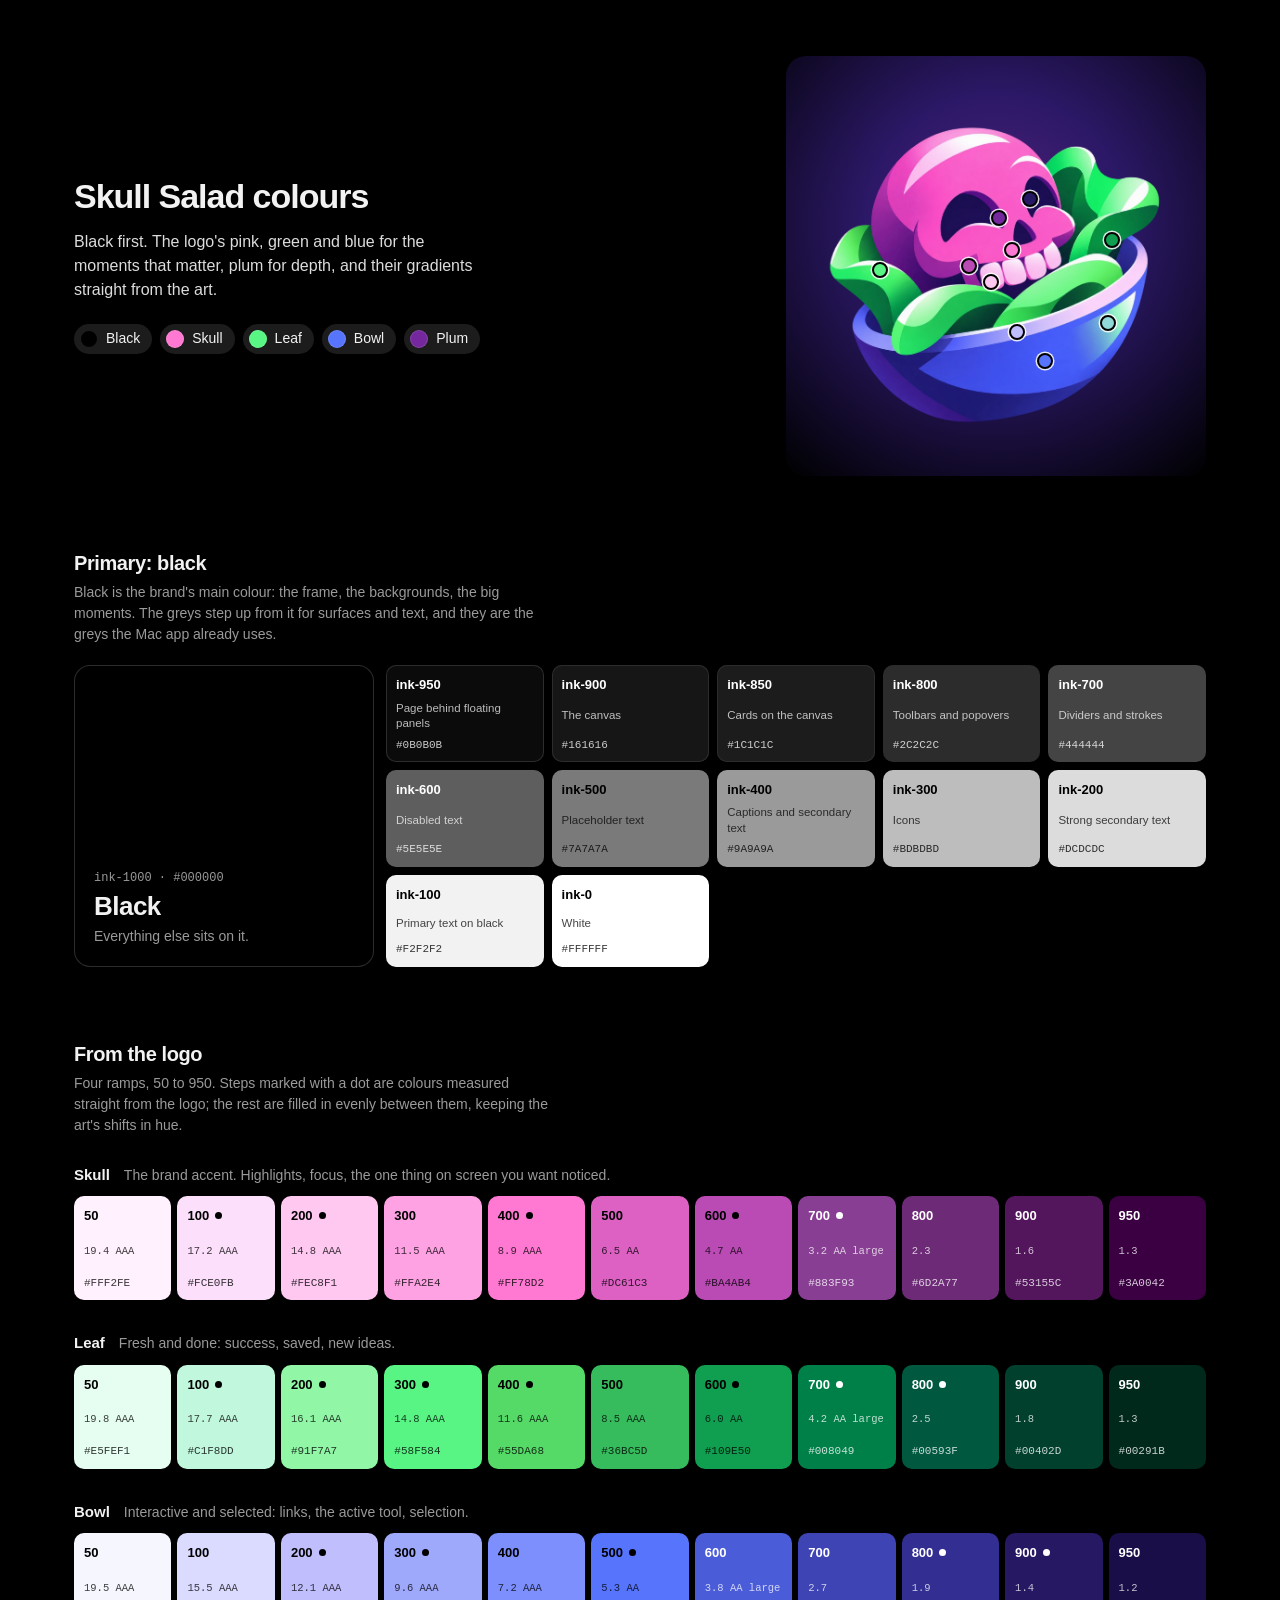
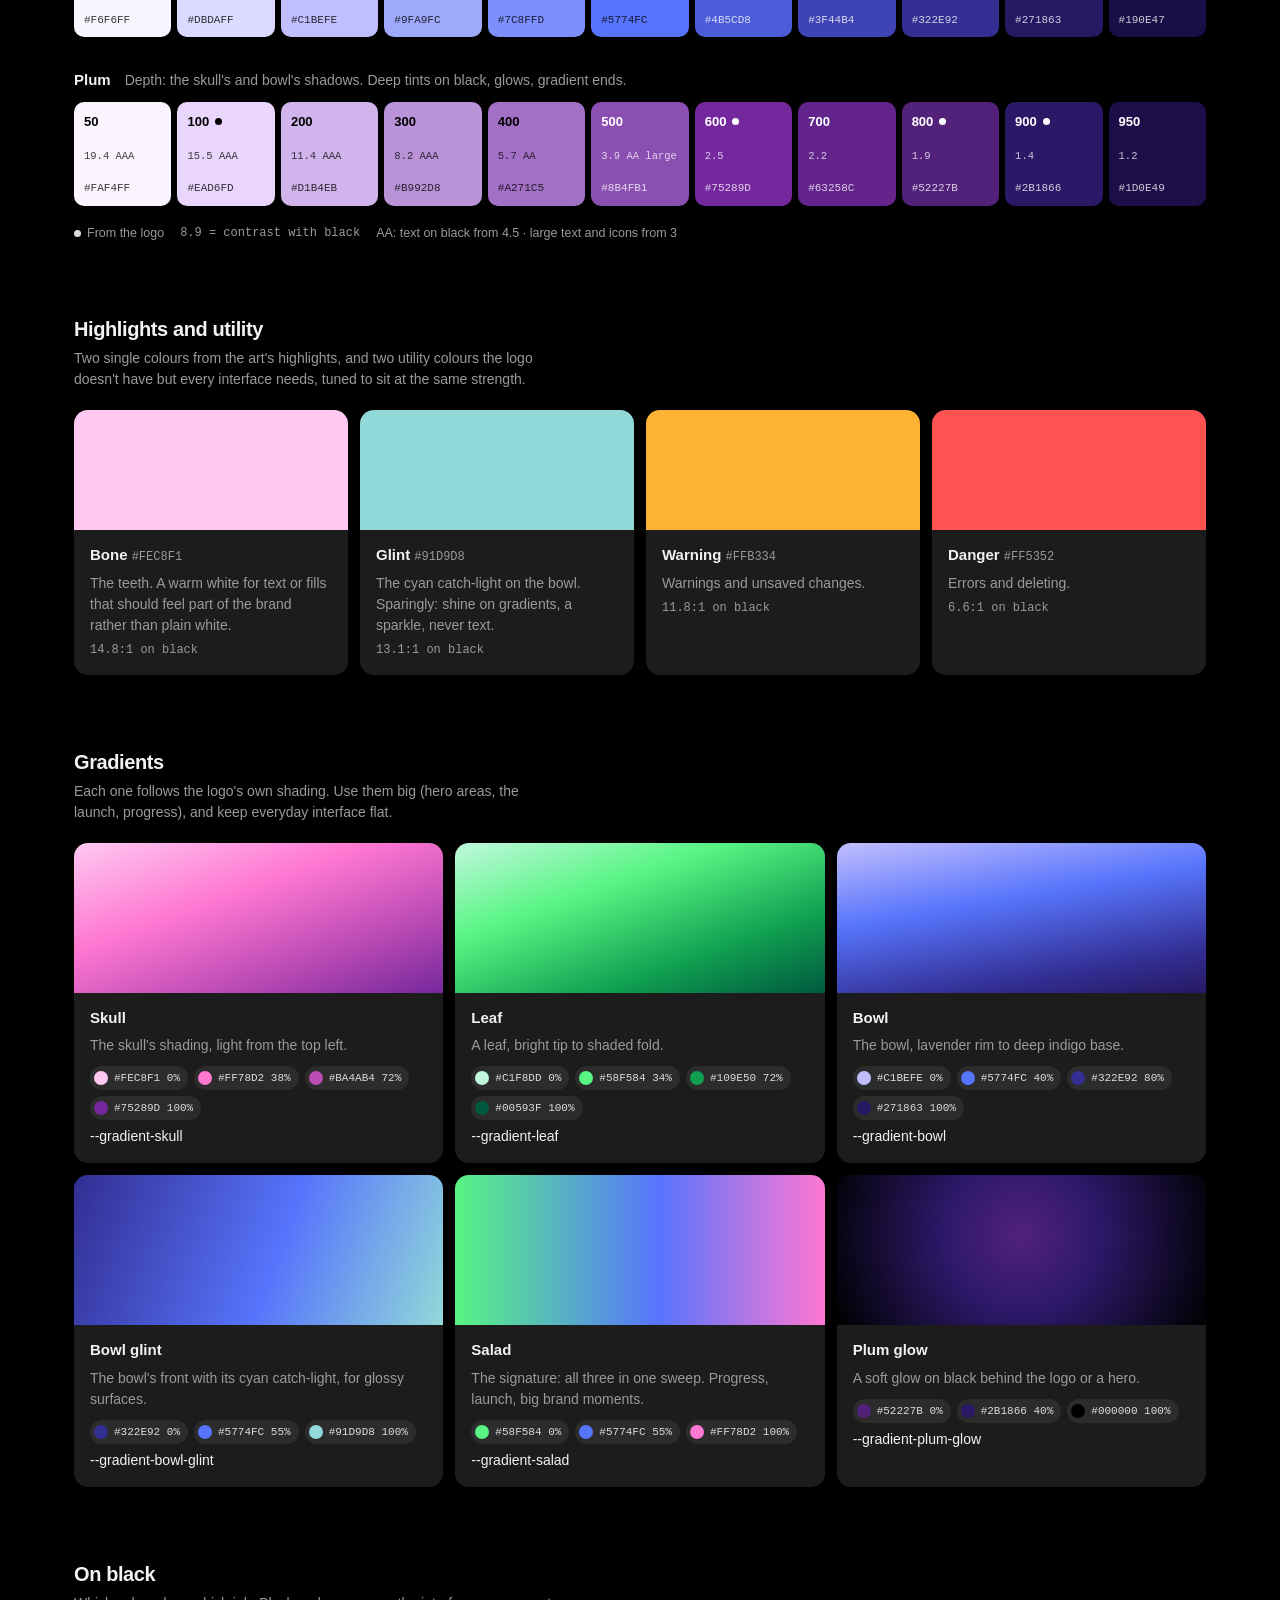
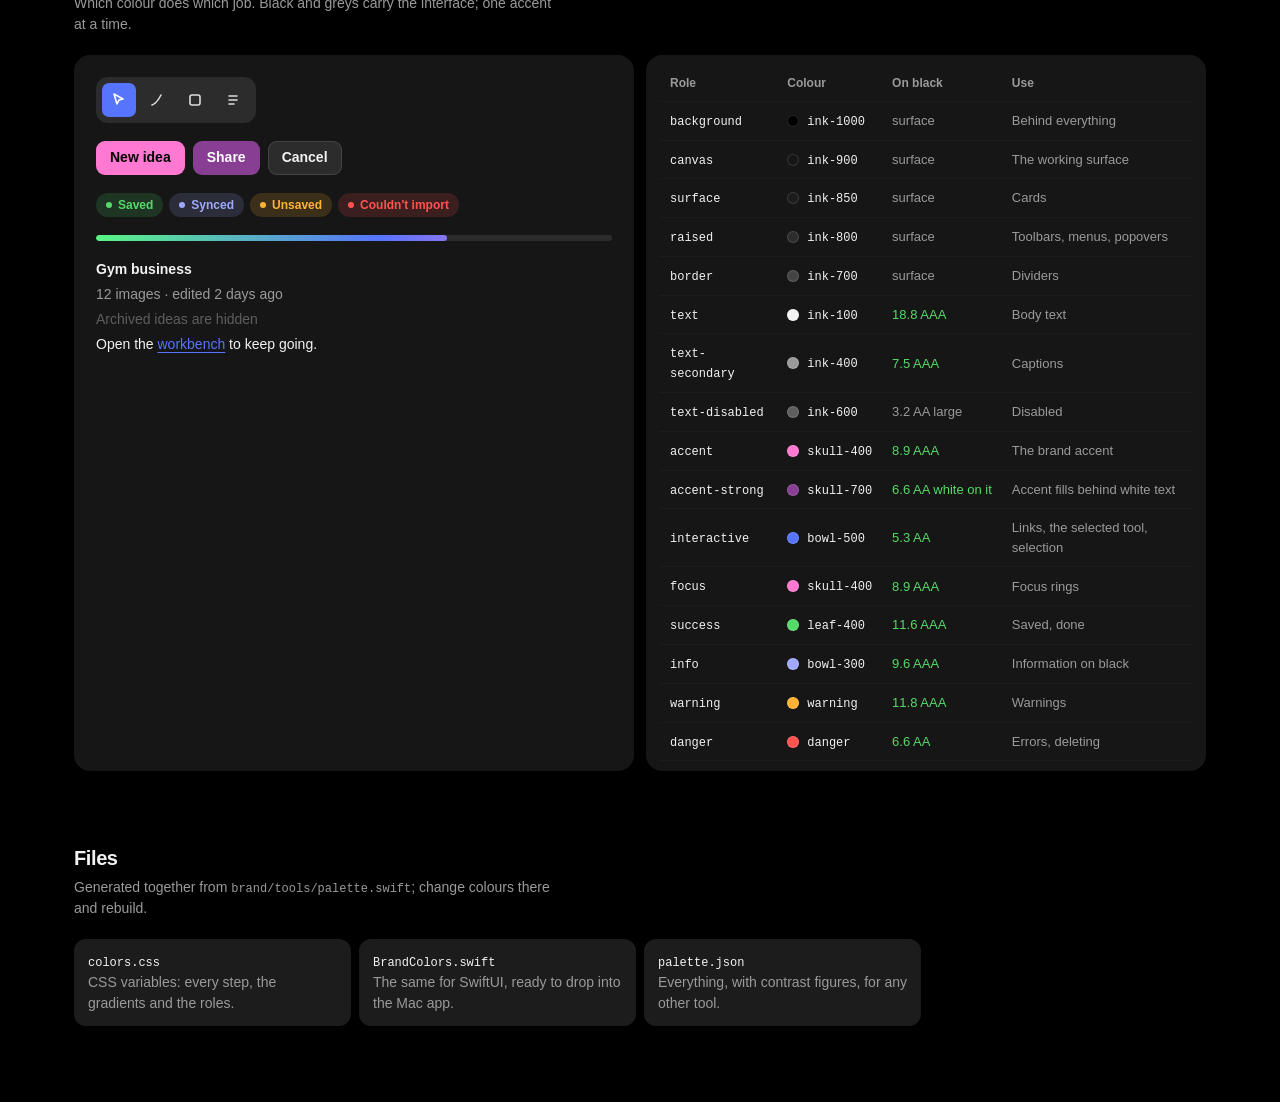
<file: brand/colors/index.html>
<!doctype html>
<html lang="en">
<head>
<meta charset="utf-8">
<meta name="viewport" content="width=device-width,initial-scale=1">
<title>Skull Salad Colours</title>
<link rel="stylesheet" href="colors.css">
<style>
  * { box-sizing: border-box; }
  html { background: var(--ink-1000); color-scheme: dark; }
  body { margin: 0; color: var(--color-text); font: 14px/1.5 -apple-system, BlinkMacSystemFont, "Helvetica Neue", sans-serif; -webkit-font-smoothing: antialiased; }
  main { max-width: 1180px; margin: 0 auto; padding: 56px 24px 80px; }
  h1 { margin: 0; font-size: 34px; line-height: 1.1; font-weight: 700; letter-spacing: -.03em; }
  h2 { margin: 0 0 4px; font-size: 20px; font-weight: 650; letter-spacing: -.02em; }
  h3 { margin: 0; font-size: 15px; font-weight: 600; }
  p { margin: 0; }
  .muted { color: var(--color-text-secondary); }
  section { margin-top: 72px; }
  section > .muted { margin-bottom: 20px; max-width: 62ch; }
  code, .mono { font: 12px/1.4 ui-monospace, SFMono-Regular, Menlo, monospace; }

  .hero { display: grid; grid-template-columns: 1fr minmax(260px, 420px); gap: 40px; align-items: center; }
  .hero p.lede { margin-top: 14px; font-size: 16px; color: var(--ink-200); max-width: 46ch; }
  .chips { display: flex; flex-wrap: wrap; gap: 8px; margin-top: 22px; }
  .chip { display: inline-flex; align-items: center; gap: 8px; height: 30px; padding: 0 12px 0 6px; border-radius: 99px; background: var(--ink-850); font-weight: 500; }
  .chip i { width: 18px; height: 18px; border-radius: 50%; box-shadow: inset 0 0 0 1px rgb(255 255 255 / .12); }
  .logo { position: relative; aspect-ratio: 1; border-radius: 20px; background: var(--gradient-plum-glow); }
  .logo img { position: absolute; inset: 6%; width: 88%; height: 88%; }
  .pin { position: absolute; width: 16px; height: 16px; margin: -8px 0 0 -8px; border-radius: 50%; border: 2px solid #000; box-shadow: 0 0 0 1.5px rgb(255 255 255 / .85); cursor: pointer; padding: 0; transition: transform 160ms cubic-bezier(.23,1,.32,1); }
  .pin:active { transform: scale(.9); }
  .pin span { position: absolute; left: 50%; bottom: calc(100% + 8px); transform: translateX(-50%); white-space: nowrap; padding: 3px 7px; border-radius: 6px; background: rgb(0 0 0 / .82);
    color: #fff; font: 11px/1.3 ui-monospace, SFMono-Regular, Menlo, monospace; opacity: 0; pointer-events: none; transition: opacity 150ms ease; }
  @media (hover: hover) and (pointer: fine) { .pin:hover span { opacity: 1; } }
  .pin:focus-visible span { opacity: 1; }

  .black { display: grid; grid-template-columns: minmax(220px, 300px) 1fr; gap: 12px; }
  .black .primary { border-radius: 16px; background: #000; box-shadow: inset 0 0 0 1px var(--ink-800); padding: 20px; display: flex; flex-direction: column; justify-content: flex-end; min-height: 300px; }
  .black .primary b { font-size: 26px; letter-spacing: -.02em; }
  .greys { display: grid; grid-template-columns: repeat(auto-fill, minmax(150px, 1fr)); gap: 8px; }

  .swatch { position: relative; display: flex; flex-direction: column; justify-content: space-between; gap: 6px; min-height: 92px; padding: 10px; border: 0; border-radius: 10px;
    text-align: left; font: inherit; cursor: pointer; transition: transform 160ms cubic-bezier(.23,1,.32,1); }
  .swatch:active { transform: scale(.97); }
  .swatch:focus-visible { outline: 2px solid var(--color-focus); outline-offset: 2px; }
  .swatch .top { display: flex; justify-content: space-between; align-items: baseline; gap: 6px; font-weight: 600; font-size: 13px; }
  .swatch .hex { font: 11px/1.3 ui-monospace, SFMono-Regular, Menlo, monospace; opacity: .78; }
  .swatch .use { font-size: 11.5px; line-height: 1.35; opacity: .72; }
  .swatch .logo-dot { width: 7px; height: 7px; border-radius: 50%; background: currentColor; flex: none; align-self: center; }
  .edge { box-shadow: inset 0 0 0 1px var(--ink-800); }

  .ramp { margin-top: 28px; }
  .ramp header { display: flex; flex-wrap: wrap; align-items: baseline; gap: 4px 14px; margin-bottom: 10px; }
  .row { display: grid; grid-template-columns: repeat(11, minmax(64px, 1fr)); gap: 6px; overflow-x: auto; padding-bottom: 4px; }
  .row .swatch { min-height: 104px; }
  .ratio { font: 10.5px/1 ui-monospace, SFMono-Regular, Menlo, monospace; opacity: .75; }
  .legend { display: flex; flex-wrap: wrap; gap: 16px; margin-top: 14px; color: var(--color-text-secondary); font-size: 12.5px; }
  .legend span { display: inline-flex; align-items: center; gap: 6px; }
  .legend .logo-dot { width: 7px; height: 7px; border-radius: 50%; background: var(--ink-200); }

  .cards { display: grid; grid-template-columns: repeat(auto-fill, minmax(260px, 1fr)); gap: 12px; }
  .card { border-radius: 14px; background: var(--color-surface); overflow: hidden; }
  .card .body { padding: 14px 16px 16px; display: grid; gap: 6px; }
  .card .fill { height: 120px; }
  .grads { grid-template-columns: repeat(auto-fill, minmax(340px, 1fr)); }
  .grads .fill { height: 150px; }
  .stops { display: flex; flex-wrap: wrap; gap: 6px; margin-top: 4px; }
  .stops button { display: inline-flex; align-items: center; gap: 6px; height: 24px; padding: 0 8px 0 4px; border: 0; border-radius: 99px; background: var(--ink-800); color: var(--ink-200);
    font: 11px ui-monospace, SFMono-Regular, Menlo, monospace; cursor: pointer; }
  .stops i { width: 14px; height: 14px; border-radius: 50%; }
  .css { color: var(--ink-400); word-break: break-word; }

  .demo { display: grid; grid-template-columns: minmax(300px, 1fr) minmax(300px, 1fr); gap: 12px; }
  .panel { border-radius: 16px; background: var(--color-canvas); padding: 22px; display: grid; gap: 18px; align-content: start; }
  .bar { display: flex; gap: 4px; padding: 6px; width: max-content; border-radius: 12px; background: var(--color-raised); }
  .tool { width: 34px; height: 34px; border-radius: 7px; display: grid; place-items: center; color: var(--ink-200); }
  .tool.on { background: var(--color-interactive); color: #fff; }
  .tool svg { width: 16px; height: 16px; }
  .buttons { display: flex; flex-wrap: wrap; gap: 8px; }
  .btn { height: 34px; padding: 0 14px; border: 0; border-radius: 9px; font: inherit; font-weight: 600; cursor: pointer; transition: transform 160ms cubic-bezier(.23,1,.32,1); }
  .btn:active { transform: scale(.97); }
  .btn.accent { background: var(--color-accent); color: #000; }
  .btn.strong { background: var(--color-accent-strong); color: #fff; }
  .btn.quiet { background: var(--color-raised); color: var(--color-text); box-shadow: inset 0 0 0 1px var(--color-border); }
  .btn:focus-visible { outline: 2px solid var(--color-focus); outline-offset: 2px; }
  .tags { display: flex; flex-wrap: wrap; gap: 6px; }
  .tag { display: inline-flex; align-items: center; gap: 6px; height: 24px; padding: 0 10px; border-radius: 99px; font-size: 12px; font-weight: 600;
    background: color-mix(in srgb, var(--c) 16%, transparent); color: var(--c); }
  .tag::before { content: ""; width: 6px; height: 6px; border-radius: 50%; background: var(--c); }
  .progress { height: 6px; border-radius: 99px; background: var(--ink-800); overflow: hidden; }
  .progress i { display: block; height: 100%; width: 68%; border-radius: inherit; background: var(--gradient-salad); background-size: calc(100% / .68) 100%; }
  .type p + p { margin-top: 4px; }
  .link { color: var(--color-interactive); text-decoration: underline; text-underline-offset: 3px; }
  table { width: 100%; border-collapse: collapse; font-size: 13px; }
  th, td { padding: 9px 10px; text-align: left; border-bottom: 1px solid var(--ink-850); vertical-align: middle; }
  th { font-weight: 600; color: var(--color-text-secondary); font-size: 12px; }
  td:nth-child(2), td:nth-child(3) { white-space: nowrap; }
  td .dot { display: inline-block; width: 12px; height: 12px; border-radius: 50%; vertical-align: -2px; margin-right: 8px; box-shadow: inset 0 0 0 1px rgb(255 255 255 / .14); }
  .pass { color: var(--color-success); } .fail { color: var(--ink-500); }

  .files { display: grid; grid-template-columns: repeat(auto-fill, minmax(240px, 1fr)); gap: 8px; margin-top: 8px; }
  .files div { padding: 12px 14px; border-radius: 12px; background: var(--color-surface); }

  .toast { position: fixed; left: 50%; bottom: 28px; transform: translate(-50%, 8px); padding: 8px 14px; border-radius: 10px; background: var(--ink-800); color: var(--ink-100);
    font-weight: 500; opacity: 0; pointer-events: none; transition: opacity 180ms ease, transform 180ms cubic-bezier(.23,1,.32,1); box-shadow: 0 8px 24px rgb(0 0 0 / .5); }
  .toast.show { opacity: 1; transform: translate(-50%, 0); }

  @media (max-width: 760px) {
    main { padding: 32px 16px 64px; }
    .hero, .black, .demo { grid-template-columns: 1fr; }
    .logo { max-width: 360px; }
    .grads { grid-template-columns: 1fr; }
  }
  @media (prefers-reduced-motion: reduce) { .toast { transition: opacity 180ms ease; transform: translate(-50%, 0); } }
</style>
</head>
<body>
<main>
  <div class="hero">
    <div>
      <h1>Skull Salad colours</h1>
      <p class="lede">Black first. The logo's pink, green and blue for the moments that matter, plum for depth, and their gradients straight from the art.</p>
      <div class="chips" id="chips"></div>
    </div>
    <div class="logo" id="logo"><img src="../logo/source.png" alt="The Skull Salad logo with pins on the colours the palette comes from"></div>
  </div>

  <section>
    <h2>Primary: black</h2>
    <p class="muted">Black is the brand's main colour: the frame, the backgrounds, the big moments. The greys step up from it for surfaces and text, and they are the greys the Mac app already uses.</p>
    <div class="black">
      <div class="primary"><span class="mono muted">ink-1000 · #000000</span><b>Black</b><span class="muted">Everything else sits on it.</span></div>
      <div class="greys" id="greys"></div>
    </div>
  </section>

  <section>
    <h2>From the logo</h2>
    <p class="muted">Four ramps, 50 to 950. Steps marked with a dot are colours measured straight from the logo; the rest are filled in evenly between them, keeping the art's shifts in hue.</p>
    <div id="ramps"></div>
    <div class="legend">
      <span><i class="logo-dot"></i>From the logo</span>
      <span class="mono">8.9 = contrast with black</span>
      <span>AA: text on black from 4.5 · large text and icons from 3</span>
    </div>
  </section>

  <section>
    <h2>Highlights and utility</h2>
    <p class="muted">Two single colours from the art's highlights, and two utility colours the logo doesn't have but every interface needs, tuned to sit at the same strength.</p>
    <div class="cards" id="extras"></div>
  </section>

  <section>
    <h2>Gradients</h2>
    <p class="muted">Each one follows the logo's own shading. Use them big (hero areas, the launch, progress), and keep everyday interface flat.</p>
    <div class="cards grads" id="grads"></div>
  </section>

  <section>
    <h2>On black</h2>
    <p class="muted">Which colour does which job. Black and greys carry the interface; one accent at a time.</p>
    <div class="demo">
      <div class="panel">
        <div class="bar" aria-label="Example toolbar">
          <span class="tool on"><svg viewBox="0 0 16 16" fill="none" stroke="currentColor" stroke-width="1.6" stroke-linecap="round" stroke-linejoin="round"><path d="M3 2l9 5-4 1-2 4z"/></svg></span>
          <span class="tool"><svg viewBox="0 0 16 16" fill="none" stroke="currentColor" stroke-width="1.6" stroke-linecap="round"><path d="M3 13c3-1 7-6 9-10"/></svg></span>
          <span class="tool"><svg viewBox="0 0 16 16" fill="none" stroke="currentColor" stroke-width="1.6"><rect x="3" y="3" width="10" height="10" rx="2"/></svg></span>
          <span class="tool"><svg viewBox="0 0 16 16" fill="none" stroke="currentColor" stroke-width="1.6" stroke-linecap="round"><path d="M4 4h8M4 8h8M4 12h5"/></svg></span>
        </div>
        <div class="buttons">
          <button class="btn accent">New idea</button>
          <button class="btn strong">Share</button>
          <button class="btn quiet">Cancel</button>
        </div>
        <div class="tags">
          <span class="tag" style="--c: var(--color-success)">Saved</span>
          <span class="tag" style="--c: var(--color-info)">Synced</span>
          <span class="tag" style="--c: var(--color-warning)">Unsaved</span>
          <span class="tag" style="--c: var(--color-danger)">Couldn't import</span>
        </div>
        <div class="progress" role="img" aria-label="Progress bar in the salad gradient, 68%"><i></i></div>
        <div class="type">
          <p><b>Gym business</b></p>
          <p style="color: var(--color-text-secondary)">12 images · edited 2 days ago</p>
          <p style="color: var(--color-text-disabled)">Archived ideas are hidden</p>
          <p>Open the <span class="link">workbench</span> to keep going.</p>
        </div>
      </div>
      <div class="panel" style="padding: 10px 14px">
        <table>
          <thead><tr><th>Role</th><th>Colour</th><th>On black</th><th>Use</th></tr></thead>
          <tbody id="roles"></tbody>
        </table>
      </div>
    </div>
  </section>

  <section>
    <h2>Files</h2>
    <p class="muted">Generated together from <code>brand/tools/palette.swift</code>; change colours there and rebuild.</p>
    <div class="files">
      <div><code>colors.css</code><p class="muted">CSS variables: every step, the gradients and the roles.</p></div>
      <div><code>BrandColors.swift</code><p class="muted">The same for SwiftUI, ready to drop into the Mac app.</p></div>
      <div><code>palette.json</code><p class="muted">Everything, with contrast figures, for any other tool.</p></div>
    </div>
  </section>
</main>
<div class="toast" id="toast" role="status" aria-live="polite"></div>
<script type="module">
const $ = (s) => document.querySelector(s);
const data = await fetch('palette.json').then((r) => r.json());
const all = {};
data.ink.forEach((s) => (all[`ink-${s.step}`] = s));
data.ramps.forEach((r) => r.steps.forEach((s) => (all[`${r.name}-${s.step}`] = s)));
[...data.highlights, ...data.utility].forEach((s) => (all[s.name] = s));

let toastTimer;
async function copy(text, what = text) {
  try { await navigator.clipboard.writeText(text); } catch { /* clipboard may be blocked; still confirm what was meant */ }
  const t = $('#toast');
  t.textContent = `Copied ${what}`;
  t.classList.add('show');
  clearTimeout(toastTimer);
  toastTimer = setTimeout(() => t.classList.remove('show'), 1400);
}
const el = (html) => { const t = document.createElement('template'); t.innerHTML = html.trim(); return t.content.firstElementChild; };
const grade = (r) => (r >= 7 ? 'AAA' : r >= 4.5 ? 'AA' : r >= 3 ? 'AA large' : '');

// Hero chips and the pins on the logo.
const KEY = [['Black', 'ink-1000'], ['Skull', 'skull-400'], ['Leaf', 'leaf-300'], ['Bowl', 'bowl-500'], ['Plum', 'plum-600']];
for (const [name, token] of KEY) $('#chips').append(el(`<span class="chip"><i style="background:${all[token].hex}"></i>${name}</span>`));
const PINS = [['skull-400', 54.2, 45.6], ['bone', 48.6, 54.2], ['skull-600', 42.6, 50.1], ['plum-600', 50.8, 36.9], ['bowl-900', 59.1, 32.0],
  ['leaf-300', 18.5, 51.2], ['leaf-600', 81.4, 42.9], ['bowl-500', 63.3, 75.7], ['bowl-200', 55.7, 67.8], ['glint', 80.2, 65.5]];
for (const [token, x, y] of PINS) {
  const s = all[token];
  // Positions are % of the logo image, which fills 88% of the panel from 6% in.
  const pin = el(`<button class="pin" style="left:${6 + x * .88}%;top:${6 + y * .88}%;background:${s.hex}" aria-label="${token} ${s.hex}"><span>${token} · ${s.hex}</span></button>`);
  pin.onclick = () => copy(s.hex, `${token} ${s.hex}`);
  $('#logo').append(pin);
}

function swatch(token, s, extra = '') {
  const b = el(`<button class="swatch" style="background:${s.hex};color:${s.textOn}" aria-label="${token} ${s.hex}, contrast with black ${s.contrastOnBlack}">
    <span class="top"><span>${token.split('-').pop()}</span>${s.fromLogo ? '<i class="logo-dot" title="From the logo"></i>' : ''}</span>
    ${extra}<span class="hex">${s.hex}</span></button>`);
  b.onclick = () => copy(s.hex, `${token} ${s.hex}`);
  return b;
}

for (const s of data.ink.filter((s) => s.step !== 1000)) {
  const b = swatch(`ink-${s.step}`, s, `<span class="use">${s.use}</span>`);
  b.querySelector('.top span').textContent = `ink-${s.step}`;
  if (s.step >= 850) b.classList.add('edge');
  $('#greys').append(b);
}

for (const r of data.ramps) {
  const wrap = el(`<div class="ramp"><header><h3>${r.title}</h3><p class="muted">${r.use}</p></header><div class="row"></div></div>`);
  for (const s of r.steps) {
    const b = swatch(`${r.name}-${s.step}`, s, `<span class="ratio">${s.contrastOnBlack.toFixed(1)} ${grade(s.contrastOnBlack)}</span>`);
    wrap.querySelector('.row').append(b);
  }
  $('#ramps').append(wrap);
}

for (const s of [...data.highlights, ...data.utility]) {
  const c = el(`<div class="card"><div class="fill" style="background:${s.hex}"></div><div class="body">
    <h3>${s.title} <span class="mono muted">${s.hex}</span></h3><p class="muted">${s.use}</p>
    <p class="mono muted">${s.contrastOnBlack.toFixed(1)}:1 on black</p></div></div>`);
  c.querySelector('.fill').onclick = () => copy(s.hex, `${s.name} ${s.hex}`);
  c.querySelector('.fill').style.cursor = 'pointer';
  $('#extras').append(c);
}

for (const g of data.gradients) {
  const c = el(`<div class="card"><div class="fill" style="background:${g.css}"></div><div class="body">
    <h3>${g.title}</h3><p class="muted">${g.use}</p><div class="stops"></div>
    <button class="css mono" style="all:unset;cursor:pointer" title="Copy CSS">--gradient-${g.name}</button></div></div>`);
  for (const st of g.stops) {
    const b = el(`<button><i style="background:${st.hex}"></i>${st.hex} ${st.at}%</button>`);
    b.onclick = () => copy(st.hex);
    c.querySelector('.stops').append(b);
  }
  c.querySelector('.css').classList.add('css');
  c.querySelector('.css').onclick = () => copy(`var(--gradient-${g.name})`, `--gradient-${g.name}`);
  $('#grads').append(c);
}

// WCAG contrast between two hex colours.
const lum = (hex) => [1, 3, 5].map((i) => parseInt(hex.slice(i, i + 2), 16) / 255).map((c) => (c <= .04045 ? c / 12.92 : ((c + .055) / 1.055) ** 2.4))
  .reduce((sum, c, i) => sum + c * [.2126, .7152, .0722][i], 0);
const contrast = (a, b) => { const [x, y] = [lum(a), lum(b)].sort((p, q) => q - p); return (x + .05) / (y + .05); };

for (const r of data.roles) {
  const s = all[r.token];
  const isSurface = ['background', 'canvas', 'surface', 'raised', 'border'].includes(r.name);
  // A fill behind white text is judged by the text on it, not by the fill against black.
  const behindWhite = r.name === 'accent-strong';
  const ratio = behindWhite ? contrast(s.hex, '#FFFFFF') : s.contrastOnBlack;
  const verdict = isSurface ? '<span class="muted">surface</span>'
    : `<span class="${ratio >= 4.5 ? 'pass' : ratio >= 3 ? 'muted' : 'fail'}">${ratio.toFixed(1)} ${grade(ratio) || '—'}${behindWhite ? ' white on it' : ''}</span>`;
  $('#roles').append(el(`<tr><td><code>${r.name}</code></td><td><i class="dot" style="background:${r.hex}"></i><span class="mono">${r.token}</span></td><td>${verdict}</td><td class="muted">${r.use}</td></tr>`));
}
</script>
</body>
</html>
</file>
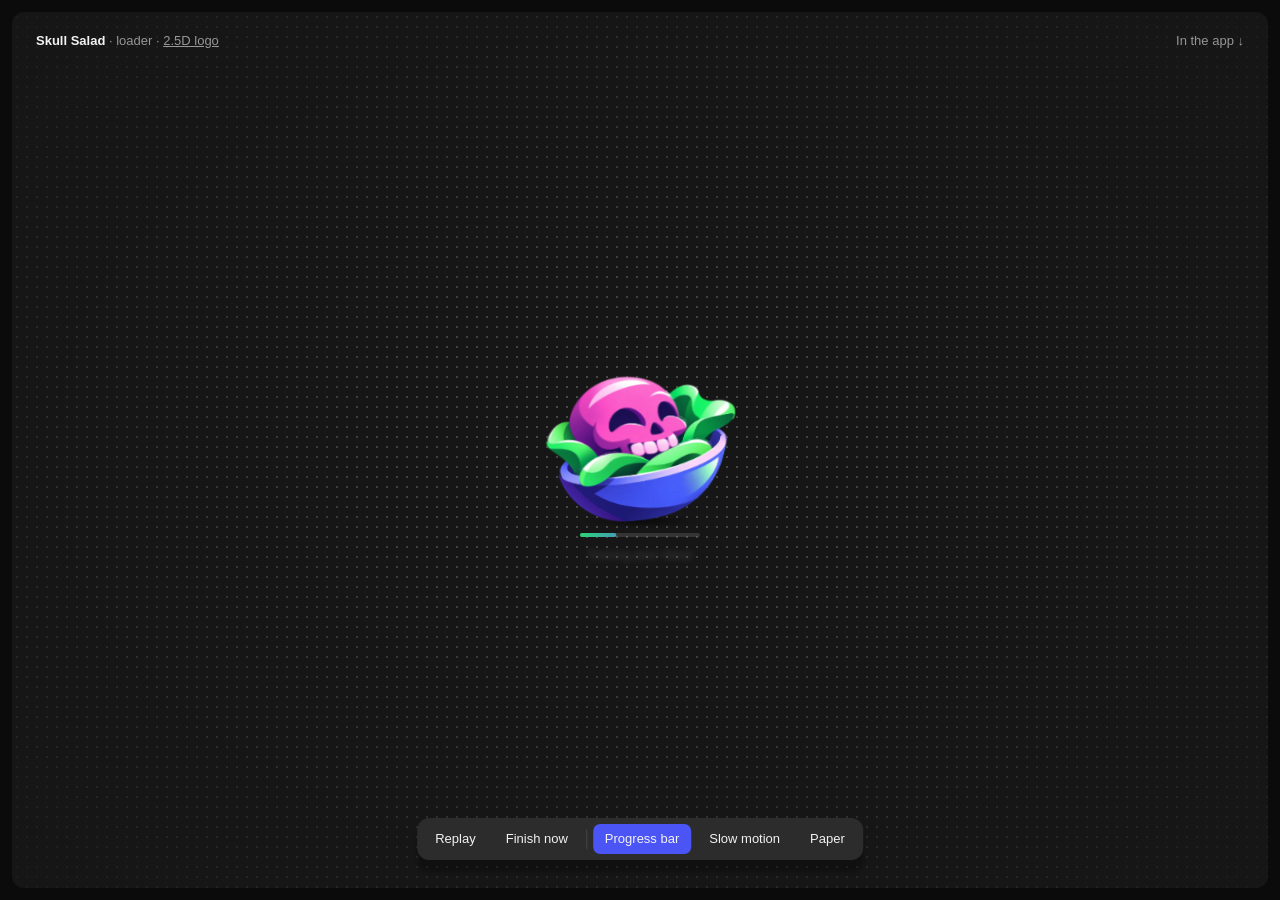
<file: brand/loader/index.html>
<!doctype html>
<html lang="en">
<head>
<meta charset="utf-8">
<meta name="viewport" content="width=device-width,initial-scale=1">
<title>Skull Salad Loader</title>
<style>
  :root { --bg: #0b0b0b; --panel: #161616; --card: #1c1c1c; --text: #f2f2f2; --muted: rgba(255,255,255,.55); --line: rgba(255,255,255,.07);
    --accent: #4b55f5; --blue: #3f8ae2; --paper: #f3f0e8; --ink: #1f1d1a; --out: cubic-bezier(.23, 1, .32, 1); }
  * { box-sizing: border-box; }
  html, body { height: 100%; margin: 0; }
  body { background: var(--bg); color: var(--text); font: 13px/1.4 -apple-system, BlinkMacSystemFont, "Helvetica Neue", sans-serif; overflow: hidden; -webkit-font-smoothing: antialiased; }
  .canvas { position: fixed; inset: 12px; border-radius: 12px; background: var(--panel); overflow: auto; overscroll-behavior: contain; scroll-behavior: smooth; }
  @media (prefers-reduced-motion: reduce) { .canvas { scroll-behavior: auto; } }

  .splash { --fg: var(--text); --fg-muted: var(--muted); position: relative; height: calc(100dvh - 24px); min-height: 540px; display: grid; place-items: center;
    color: var(--fg); transition: background-color 300ms ease, color 300ms ease; }
  .splash::before { content: ""; position: absolute; inset: 0; pointer-events: none; background-image: radial-gradient(circle, rgba(160,160,160,.81) 1px, transparent 1.2px); background-size: 10px 10px;
    -webkit-mask-image: radial-gradient(ellipse 79% 79% at 50% 50%, rgba(0,0,0,.5), transparent); mask-image: radial-gradient(ellipse 79% 79% at 50% 50%, rgba(0,0,0,.5), transparent); }
  .splash.paper { --fg: var(--ink); --fg-muted: rgba(31,29,26,.55); background: var(--paper); }
  .splash.paper::before { background-image: radial-gradient(circle, rgba(31,29,26,.45) 1px, transparent 1.2px); }
  .screen { position: relative; display: grid; place-items: center; min-width: 280px; min-height: 300px; }
  .ready { position: absolute; inset: 0; display: grid; place-content: center; gap: 4px; text-align: center; }
  .ready[hidden] { display: none; }
  .ready h1 { margin: 0; font-size: 22px; font-weight: 600; letter-spacing: -.02em; }
  .ready p { margin: 0; color: var(--fg-muted); font-variant-numeric: tabular-nums; }
  .note { position: absolute; left: 24px; top: 20px; margin: 0; color: var(--fg-muted); }
  .note b { color: var(--fg); font-weight: 600; }
  .note a { color: inherit; }
  .jump { position: absolute; right: 24px; top: 20px; color: var(--fg-muted); text-decoration: none; }
  .jump:hover { color: var(--fg); }

  .bar { position: absolute; left: 50%; bottom: 28px; transform: translateX(-50%); display: flex; flex-wrap: wrap; justify-content: center; gap: 6px; align-items: center;
    width: max-content; max-width: calc(100% - 32px); padding: 6px; border-radius: 12px; background: #2c2c2c; color: var(--text); box-shadow: 0 12px 4px rgba(0,0,0,.25); }
  .bar button { height: 30px; padding: 0 12px; border: 0; border-radius: 7px; background: transparent; color: var(--text); font: inherit; font-weight: 500; transition: transform 160ms var(--out); }
  .bar button[aria-pressed="true"] { background: var(--accent); }
  .bar button:active { transform: scale(.97); }
  @media (hover: hover) and (pointer: fine) { .bar button:hover:not([aria-pressed="true"]) { background: rgba(255,255,255,.08); } }
  .sep { width: 1px; height: 20px; background: #444; }

  .variants { max-width: 1180px; margin: 0 auto; padding: 40px 24px 48px; }
  .variants h2 { margin: 0 0 4px; font-size: 15px; font-weight: 600; letter-spacing: -.01em; }
  .variants > p { margin: 0 0 20px; color: var(--muted); }
  .grid { display: grid; grid-template-columns: repeat(auto-fit, minmax(250px, 1fr)); gap: 12px; }
  .card { display: flex; flex-direction: column; min-height: 250px; padding: 16px; border: 1px solid var(--line); border-radius: 12px; background: var(--card); }
  .card header b { display: block; font-weight: 600; }
  .card header span { color: var(--muted); font-size: 12px; }
  .card .body { flex: 1; display: grid; place-items: center; }
  .card.paper { background: var(--paper); color: var(--ink); border-color: transparent; }
  .card.paper header span { color: rgba(31,29,26,.55); }

  .save { display: inline-flex; align-items: center; justify-content: center; gap: 8px; min-width: 120px; height: 32px; padding: 0 14px; border: 0; border-radius: 8px;
    background: var(--blue); color: #fff; font: inherit; font-weight: 500; transition: transform 160ms var(--out); }
  .save:active { transform: scale(.97); }
  .save svg { width: 14px; height: 14px; }
  .sizes { display: flex; flex-wrap: wrap; align-items: flex-end; justify-content: center; gap: 14px 20px; }
  .sizes figure { margin: 0; display: grid; justify-items: center; gap: 6px; }
  .sizes figcaption { font: 11px ui-monospace, SFMono-Regular, Menlo, monospace; color: var(--muted); }
</style>
</head>
<body>
<main class="canvas">
  <section class="splash" id="splashArea" aria-label="Splash loader">
    <p class="note"><b>Skull Salad</b> · loader · <a href="../logo/parallax.html">2.5D logo</a></p>
    <a class="jump" href="#variants">In the app ↓</a>
    <div class="screen">
      <skull-loader id="splash" size="200" delay="0" label="Opening the sketchbook" progress="0"></skull-loader>
      <div class="ready" id="ready" hidden><h1>Your sketchbook is ready</h1><p id="took"></p></div>
    </div>
    <div class="bar" role="toolbar" aria-label="Loader controls">
      <button id="replay">Replay</button>
      <button id="finish">Finish now</button>
      <span class="sep"></span>
      <button id="progress" aria-pressed="true">Progress bar</button>
      <button id="slow" aria-pressed="false">Slow motion</button>
      <button id="paper" aria-pressed="false">Paper</button>
    </div>
  </section>

  <section class="variants" id="variants">
    <h2>In the app</h2>
    <p>The same loader at every size. Under 56 px it hops the flat logo, since nine layers are too small to read.</p>
    <div class="grid">
      <article class="card">
        <header><b>Button</b><span>Inline while saving</span></header>
        <div class="body"><button class="save" id="save"><span>Save idea</span></button></div>
      </article>
      <article class="card">
        <header><b>Panel</b><span>Opening a folder, no known progress</span></header>
        <div class="body"><skull-loader size="96" label="Opening Untitled"></skull-loader></div>
      </article>
      <article class="card paper">
        <header><b>On paper</b><span>An import with progress</span></header>
        <div class="body"><skull-loader id="importer" size="112" label="Importing 0 of 12 images" progress="0"></skull-loader></div>
      </article>
      <article class="card">
        <header><b>Sizes</b><span>20 to 96 px</span></header>
        <div class="body">
          <div class="sizes">
            <figure><skull-loader size="20"></skull-loader><figcaption>20</figcaption></figure>
            <figure><skull-loader size="28"></skull-loader><figcaption>28</figcaption></figure>
            <figure><skull-loader size="40"></skull-loader><figcaption>40</figcaption></figure>
            <figure><skull-loader size="64"></skull-loader><figcaption>64</figcaption></figure>
            <figure><skull-loader size="96"></skull-loader><figcaption>96</figcaption></figure>
          </div>
        </div>
      </article>
    </div>
  </section>
</main>
<script type="module">
import { SkullLoader } from './skull-loader.js';

const $ = (s) => document.querySelector(s);
const OUT = 'cubic-bezier(.23, 1, .32, 1)';
const wait = (ms) => new Promise((r) => setTimeout(r, ms / SkullLoader.speed));
const press = (b, on) => b.setAttribute('aria-pressed', on);

// Splash: a pretend app launch with uneven progress, as real loading is.
const splash = $('#splash'), ready = $('#ready'), took = $('#took');
const LABELS = [[.72, 'Laying out the workbench'], [.34, 'Tossing your ideas'], [0, 'Opening the sketchbook']];
let withProgress = true, run = 0, started = 0;

async function launch() {
  const id = ++run;
  ready.hidden = true;
  started = performance.now();
  splash.progress = withProgress ? 0 : null;
  splash.setAttribute('label', LABELS.at(-1)[1]);
  splash.replay();
  let p = 0;
  await wait(500);
  while (id === run && p < 1) {
    p = Math.min(1, p + .06 + Math.random() * .1);
    if (withProgress) splash.progress = p;
    splash.setAttribute('label', LABELS.find(([at]) => p >= at)[1]);
    await wait(260 + Math.random() * 380);
  }
  if (id === run) land(id);
}

async function land(id) {
  run = id;
  await splash.finish();
  if (id !== run || !ready.hidden) return;
  took.textContent = `Loaded in ${((performance.now() - started) / 1000).toFixed(1)} s`;
  ready.hidden = false;
  ready.animate([{ opacity: 0, transform: 'translateY(6px) scale(.98)' }, { opacity: 1, transform: 'none' }], { duration: 320, easing: OUT }).playbackRate = SkullLoader.speed;
}

$('#replay').onclick = launch;
$('#finish').onclick = () => { if (ready.hidden) land(++run); };
$('#progress').onclick = (e) => { withProgress = !withProgress; press(e.currentTarget, withProgress); launch(); };
$('#slow').onclick = (e) => { SkullLoader.speed = SkullLoader.speed === 1 ? .25 : 1; press(e.currentTarget, SkullLoader.speed !== 1); };
$('#paper').onclick = (e) => press(e.currentTarget, $('#splashArea').classList.toggle('paper'));
launch();

// Button: the 20 px loader stands in for the icon while saving.
const save = $('#save');
function swap(html) {
  save.innerHTML = html;
  save.animate([{ opacity: .2, filter: 'blur(2px)' }, { opacity: 1, filter: 'blur(0)' }], { duration: 200, easing: OUT });
}
save.onclick = async () => {
  if (save.dataset.busy) return;
  save.dataset.busy = 1;
  swap('<skull-loader size="20" delay="0" aria-hidden="true"></skull-loader><span>Saving</span>');
  await wait(1600);
  await save.querySelector('skull-loader').finish();
  swap('<svg viewBox="0 0 14 14" aria-hidden="true"><path d="M2.5 7.5l3 3 6-7" fill="none" stroke="currentColor" stroke-width="1.8" stroke-linecap="round" stroke-linejoin="round"/></svg><span>Saved</span>');
  await wait(1400);
  swap('<span>Save idea</span>');
  delete save.dataset.busy;
};

// On paper: an import that counts up, finishes, and starts again.
const importer = $('#importer');
(async () => {
  for (;;) {
    let p = 0;
    while (p < 1) {
      await wait(380 + Math.random() * 360);
      p = Math.min(1, p + .08 + Math.random() * .12);
      importer.progress = p;
      importer.setAttribute('label', `Importing ${Math.ceil(p * 12)} of 12 images`);
    }
    await importer.finish();
    await wait(900);
    importer.progress = 0;
    importer.setAttribute('label', 'Importing 0 of 12 images');
    importer.replay();
  }
})();
</script>
</body>
</html>
</file>
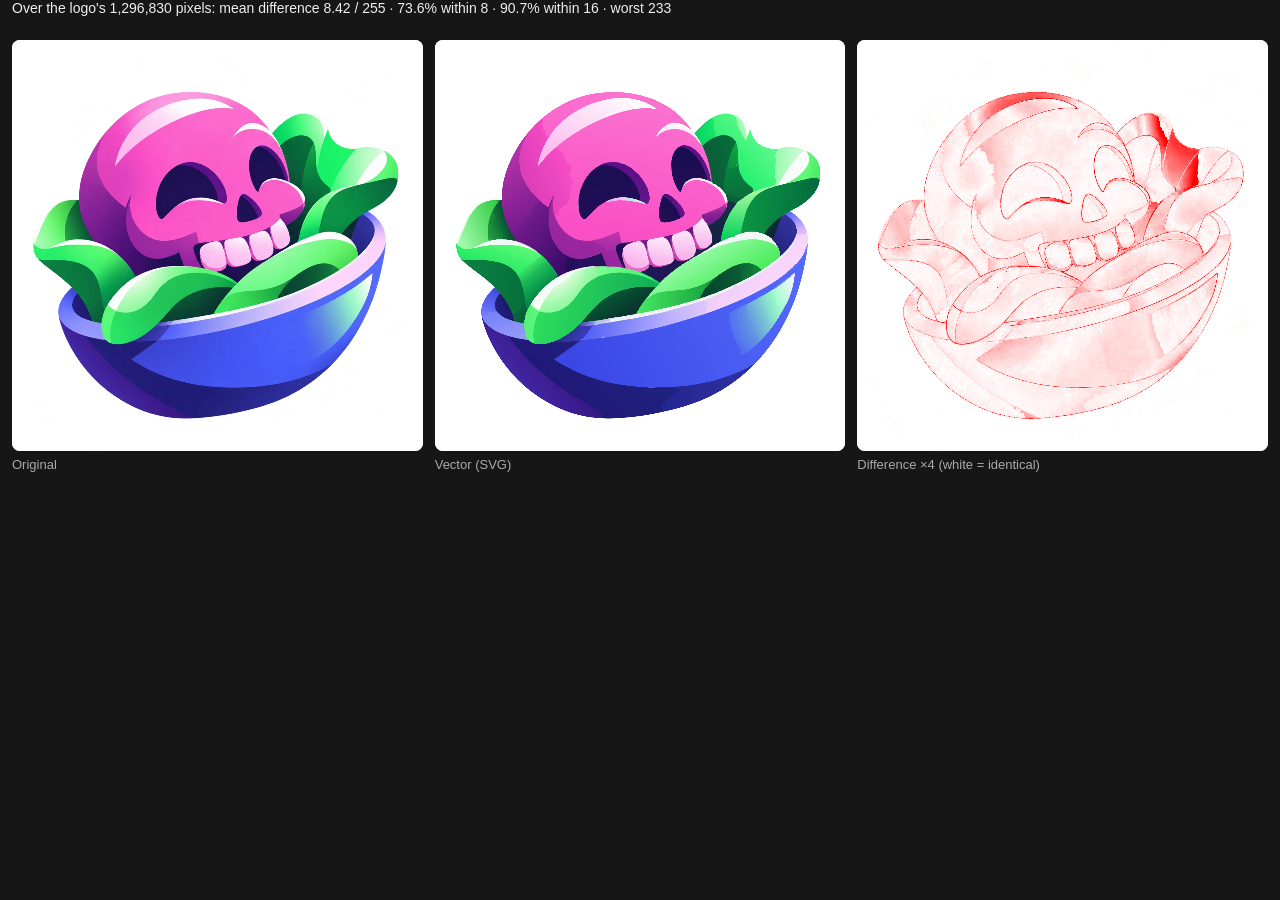
<file: brand/logo/compare.html>
<!doctype html>
<html lang="en">
<head>
<meta charset="utf-8">
<title>Vector vs source</title>
<style>
  body { margin: 0; background: #161616; color: #eee; font: 13px -apple-system, sans-serif; }
  .row { display: flex; gap: 12px; padding: 12px; }
  figure { margin: 0; flex: 1; }
  figcaption { padding: 6px 0; color: #aaa; }
  canvas { width: 100%; background: #fff; border-radius: 8px; display: block; }
  #stats { padding: 0 12px 12px; font-size: 14px; }
</style>
</head>
<body>
<div id="stats">Rendering…</div>
<div class="row">
  <figure><canvas id="a"></canvas><figcaption>Original</figcaption></figure>
  <figure><canvas id="b"></canvas><figcaption>Vector (SVG)</figcaption></figure>
  <figure><canvas id="d"></canvas><figcaption>Difference ×4 (white = identical)</figcaption></figure>
</div>
<script>
// Draws both images over white at full size and reports how far apart they are, per pixel.
const S = 1593;
const load = (src) => new Promise((res, rej) => { const i = new Image(); i.onload = () => res(i); i.onerror = rej; i.src = src; });
const flat = (img) => { const c = document.createElement('canvas'); c.width = c.height = S; const g = c.getContext('2d'); g.fillStyle = '#fff'; g.fillRect(0, 0, S, S); g.drawImage(img, 0, 0, S, S); return g.getImageData(0, 0, S, S); };
(async () => {
  const svg = new URLSearchParams(location.search).get('svg') || 'vector/logo.svg';
  const [src, vec] = await Promise.all([load('source.png'), load(svg + '?' + Date.now())]);
  const A = flat(src), B = flat(vec);
  const D = new ImageData(S, S);
  let sum = 0, within8 = 0, within16 = 0, max = 0, n = 0;
  for (let i = 0; i < A.data.length; i += 4) {
    const e = Math.max(Math.abs(A.data[i] - B.data[i]), Math.abs(A.data[i + 1] - B.data[i + 1]), Math.abs(A.data[i + 2] - B.data[i + 2]));
    const ink = A.data[i] + A.data[i + 1] + A.data[i + 2] < 750 || B.data[i] + B.data[i + 1] + B.data[i + 2] < 750;
    if (ink) { sum += e; n++; if (e <= 8) within8++; if (e <= 16) within16++; max = Math.max(max, e); }
    const v = 255 - Math.min(255, e * 4);
    D.data[i] = 255; D.data[i + 1] = v; D.data[i + 2] = v; D.data[i + 3] = 255;
  }
  for (const [id, data] of [['a', A], ['b', B], ['d', D]]) { const c = document.getElementById(id); c.width = c.height = S; c.getContext('2d').putImageData(data, 0, 0); }
  const stats = { meanError: +(sum / n).toFixed(2), within8: +(within8 / n * 100).toFixed(1), within16: +(within16 / n * 100).toFixed(1), max, pixels: n };
  document.getElementById('stats').textContent = `Over the logo's ${n.toLocaleString()} pixels: mean difference ${stats.meanError} / 255 · ${stats.within8}% within 8 · ${stats.within16}% within 16 · worst ${max}`;
  window.stats = stats;
})();
</script>
</body>
</html>
</file>
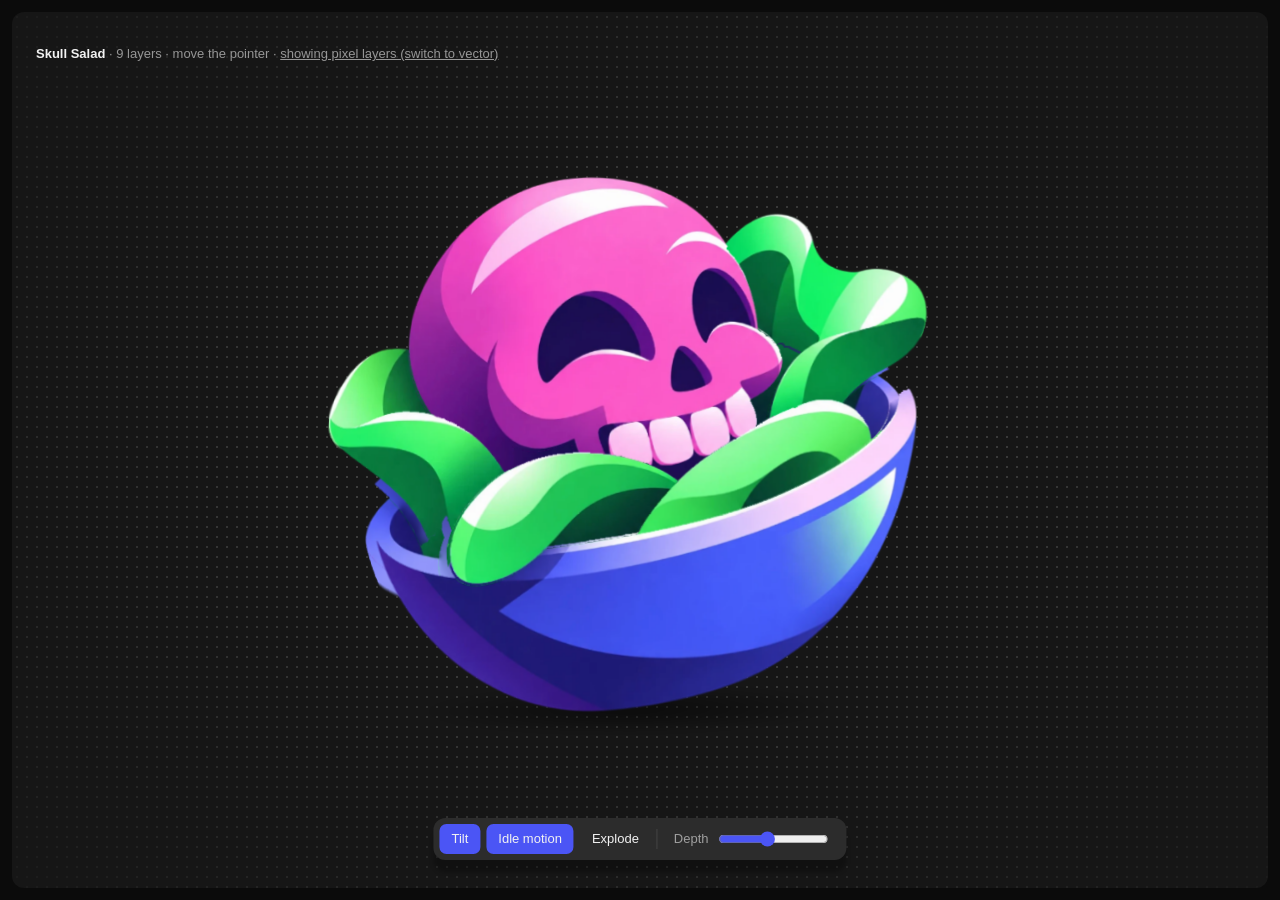
<file: brand/logo/parallax.html>
<!doctype html>
<html lang="en">
<head>
<meta charset="utf-8">
<meta name="viewport" content="width=device-width,initial-scale=1">
<title>Skull Salad 2.5D</title>
<style>
  :root { --bg: #0b0b0b; --panel: #161616; --text: #f2f2f2; --muted: rgba(255,255,255,.55); --accent: #4b55f5; }
  * { box-sizing: border-box; }
  html, body { height: 100%; margin: 0; }
  body { background: var(--bg); color: var(--text); font: 13px/1.4 -apple-system, BlinkMacSystemFont, "Helvetica Neue", sans-serif; overflow: hidden; -webkit-font-smoothing: antialiased; }
  .canvas { position: fixed; inset: 12px; border-radius: 12px; background: var(--panel); overflow: hidden; }
  .canvas::before { content: ""; position: absolute; inset: 0; background-image: radial-gradient(circle, rgba(160,160,160,.81) 1px, transparent 1.2px); background-size: 10px 10px; -webkit-mask-image: radial-gradient(ellipse 79% 79% at 50% 50%, rgba(0,0,0,.5), transparent); mask-image: radial-gradient(ellipse 79% 79% at 50% 50%, rgba(0,0,0,.5), transparent); }
  .stage { position: absolute; left: 50%; top: 47%; width: min(76vmin, 680px); aspect-ratio: 1; transform: translate(-50%, -50%); perspective: 1400px; }
  .rig { position: absolute; inset: 0; transform-style: preserve-3d; will-change: transform; }
  .layer { position: absolute; inset: 0; transform-style: preserve-3d; transform-origin: 50% 50%; will-change: transform; }
  .layer img { position: absolute; inset: 0; width: 100%; height: 100%; will-change: transform; user-select: none; -webkit-user-drag: none; }
  .shadow { position: absolute; left: 18%; right: 18%; bottom: 3%; height: 7%; border-radius: 50%; background: radial-gradient(closest-side, rgba(0,0,0,.55), transparent); filter: blur(6px); transform: translateZ(-120px) scale(1.09); }
  .bar { position: absolute; left: 50%; bottom: 28px; transform: translateX(-50%); display: flex; gap: 6px; align-items: center; padding: 6px; border-radius: 12px; background: #2c2c2c; box-shadow: 0 12px 4px rgba(0,0,0,.25); }
  .bar button { height: 30px; padding: 0 12px; border: 0; border-radius: 7px; background: transparent; color: var(--text); font: inherit; font-weight: 500; }
  .bar button:hover { background: rgba(255,255,255,.08); }
  .bar button[aria-pressed="true"] { background: var(--accent); }
  .bar button:active { transform: scale(.97); transition: transform .1s ease-out; }
  .bar label { display: flex; gap: 8px; align-items: center; padding: 0 10px; color: var(--muted); }
  .bar input { width: 110px; accent-color: var(--accent); }
  .sep { width: 1px; height: 20px; background: #444; }
  .note { position: absolute; left: 24px; top: 20px; color: var(--muted); }
  .note b { color: var(--text); font-weight: 600; }
  @media (prefers-reduced-motion: reduce) { .note::after { content: " · motion reduced"; } }
</style>
</head>
<body>
<div class="canvas">
  <p class="note"><b>Skull Salad</b> · 9 layers · move the pointer · <a id="mode" style="color:inherit"></a></p>
  <div class="stage" id="stage"><div class="rig" id="rig"><div class="shadow"></div></div></div>
  <div class="bar" role="toolbar" aria-label="Animation controls">
    <button id="tilt" aria-pressed="true">Tilt</button>
    <button id="idle" aria-pressed="true">Idle motion</button>
    <button id="explode" aria-pressed="false">Explode</button>
    <span class="sep"></span>
    <label>Depth <input id="depth" type="range" min="0" max="160" value="70"></label>
  </div>
</div>
<script>
// Layers back to front, from layers/layers.json. depth: -1 (far) … 1 (near). bbox: visible pixels in the 1593 px source.
const SIZE = 1593;
const LAYERS = [
  { file: '01-bowl-back.png',        depth: -1.0,  bbox: [179, 592, 1432, 1161] },
  { file: '02-leaf-back-right.png',  depth: -0.7,  bbox: [999, 282, 1496, 621], sway: 1.6, pivot: 'left-bottom' },
  { file: '03-leaf-mid-right.png',   depth: -0.5,  bbox: [1108, 534, 1494, 781], sway: 1.4, pivot: 'left-bottom' },
  { file: '04-leaf-back-left.png',   depth: -0.45, bbox: [84, 620, 317, 809], sway: 1.8, pivot: 'right-bottom' },
  { file: '05-skull.png',            depth: 0,     bbox: [259, 202, 1136, 916], bob: 10 },
  { file: '06-leaf-left-band.png',   depth: 0.3,   bbox: [83, 772, 481, 1086], sway: 1.2, pivot: 'right-bottom' },
  { file: '07-leaf-front-right.png', depth: 0.45,  bbox: [782, 743, 1342, 1061], sway: 0.9, pivot: 'left-bottom' },
  { file: '08-bowl-front.png',       depth: 0.6,   bbox: [183, 716, 1448, 1466] },
  { file: '09-leaf-front-left.png',  depth: 0.85,  bbox: [345, 876, 873, 1178], sway: 1.0, pivot: 'right-bottom' },
];
const PERSPECTIVE = 1400;
// ?vector=1 animates the SVG redraw instead of the pixel-exact PNG layers.
const VECTOR = new URLSearchParams(location.search).has('vector');
const modeLink = document.getElementById('mode');
modeLink.textContent = VECTOR ? 'showing vector layers (switch to pixel layers)' : 'showing pixel layers (switch to vector)';
modeLink.href = VECTOR ? '?' : '?vector=1';
const rig = document.getElementById('rig');
const stage = document.getElementById('stage');
const reduced = matchMedia('(prefers-reduced-motion: reduce)').matches;

const nodes = LAYERS.map((l, i) => {
  const wrap = document.createElement('div');
  wrap.className = 'layer';
  const img = new Image();
  img.src = VECTOR ? 'vector/' + l.file.replace('.png', '.svg') : 'layers/' + l.file;
  img.alt = '';
  img.draggable = false;
  const [x0, y0, x1, y1] = l.bbox;
  const px = l.pivot && l.pivot.startsWith('left') ? x0 + (x1 - x0) * 0.2 : l.pivot ? x1 - (x1 - x0) * 0.2 : (x0 + x1) / 2;
  const py = l.pivot ? y1 : (y0 + y1) / 2;
  img.style.transformOrigin = `${(px / SIZE) * 100}% ${(py / SIZE) * 100}%`;
  wrap.appendChild(img);
  rig.appendChild(wrap);
  return { ...l, wrap, img, phase: i * 1.7 };
});

// A critically damped spring per value: responsive, no overshoot, and interruptible at any moment.
function spring(value, response = 0.45) {
  return { value, velocity: 0, target: value, response };
}
function step(s, dt) {
  const w = (2 * Math.PI) / s.response;
  const a = -w * w * (s.value - s.target) - 2 * w * s.velocity;
  s.velocity += a * dt;
  s.value += s.velocity * dt;
}
const rx = spring(0), ry = spring(0), depth = spring(70, 0.5), spread = spring(0, 0.6);
const state = { tilt: !reduced, idle: !reduced, explode: false, lastPointer: -1e9 };

addEventListener('pointermove', (e) => {
  state.lastPointer = performance.now();
  if (!state.tilt || state.explode) return;
  const r = stage.getBoundingClientRect();
  const nx = Math.max(-1, Math.min(1, ((e.clientX - (r.left + r.width / 2)) / innerWidth) * 2));
  const ny = Math.max(-1, Math.min(1, ((e.clientY - (r.top + r.height / 2)) / innerHeight) * 2));
  ry.target = nx * 14;
  rx.target = -ny * 10;
});
document.addEventListener('pointerleave', () => { state.lastPointer = -1e9; });

function toggle(id, key, after) {
  const b = document.getElementById(id);
  b.addEventListener('click', () => { state[key] = !state[key]; b.setAttribute('aria-pressed', state[key]); after && after(); });
  b.setAttribute('aria-pressed', state[key]);
}
toggle('tilt', 'tilt', () => { if (!state.tilt) { rx.target = 0; ry.target = 0; } });
toggle('idle', 'idle');
toggle('explode', 'explode', () => {
  spread.target = state.explode ? 1 : 0;
  rx.target = state.explode ? 14 : 0;
  ry.target = state.explode ? -32 : 0;
});
document.getElementById('depth').addEventListener('input', (e) => { depth.target = +e.target.value; });

let last = performance.now();
function frame(now) {
  const dt = Math.min(0.05, (now - last) / 1000);
  last = now;
  const t = now / 1000;
  // With no pointer for a while, drift slowly so the depth reads even when nobody is touching it.
  if (state.tilt && state.idle && !state.explode && now - state.lastPointer > 2500) {
    ry.target = Math.sin(t * 0.45) * 9;
    rx.target = Math.sin(t * 0.33 + 1) * 5;
  }
  for (const s of [rx, ry, depth, spread]) step(s, dt);
  rig.style.transform = `rotateX(${rx.value.toFixed(3)}deg) rotateY(${ry.value.toFixed(3)}deg)`;
  const zScale = depth.value + spread.value * 300;
  for (const n of nodes) {
    const z = n.depth * zScale;
    // Pull each layer back to its original size so the stack at rest is exactly the source image.
    const k = (PERSPECTIVE - z) / PERSPECTIVE;
    n.wrap.style.transform = `translateZ(${z.toFixed(2)}px) scale(${k.toFixed(5)})`;
    const live = state.idle && !state.explode;
    const sway = live && n.sway ? Math.sin(t * 1.3 + n.phase) * n.sway : 0;
    const bob = live && n.bob ? Math.sin(t * 1.1) * n.bob * (stage.clientWidth / SIZE) : 0;
    const tilt = live && n.bob ? Math.sin(t * 0.9 + 0.6) * 1.2 : 0;
    n.img.style.transform = `translateY(${bob.toFixed(2)}px) rotate(${(sway + tilt).toFixed(3)}deg)`;
  }
  requestAnimationFrame(frame);
}
requestAnimationFrame(frame);
</script>
</body>
</html>
</file>
<file: brand/colors/colors.css>
/* Skull Salad colours. Generated by brand/tools/palette.swift from the logo; edit that, not this. */
:root {
  --ink-1000: #000000;
  --ink-950: #0B0B0B;
  --ink-900: #161616;
  --ink-850: #1C1C1C;
  --ink-800: #2C2C2C;
  --ink-700: #444444;
  --ink-600: #5E5E5E;
  --ink-500: #7A7A7A;
  --ink-400: #9A9A9A;
  --ink-300: #BDBDBD;
  --ink-200: #DCDCDC;
  --ink-100: #F2F2F2;
  --ink-0: #FFFFFF;
  --skull-50: #FFF2FE;
  --skull-100: #FCE0FB;
  --skull-200: #FEC8F1;
  --skull-300: #FFA2E4;
  --skull-400: #FF78D2;
  --skull-500: #DC61C3;
  --skull-600: #BA4AB4;
  --skull-700: #883F93;
  --skull-800: #6D2A77;
  --skull-900: #53155C;
  --skull-950: #3A0042;
  --leaf-50: #E5FEF1;
  --leaf-100: #C1F8DD;
  --leaf-200: #91F7A7;
  --leaf-300: #58F584;
  --leaf-400: #55DA68;
  --leaf-500: #36BC5D;
  --leaf-600: #109E50;
  --leaf-700: #008049;
  --leaf-800: #00593F;
  --leaf-900: #00402D;
  --leaf-950: #00291B;
  --bowl-50: #F6F6FF;
  --bowl-100: #DBDAFF;
  --bowl-200: #C1BEFE;
  --bowl-300: #9FA9FC;
  --bowl-400: #7C8FFD;
  --bowl-500: #5774FC;
  --bowl-600: #4B5CD8;
  --bowl-700: #3F44B4;
  --bowl-800: #322E92;
  --bowl-900: #271863;
  --bowl-950: #190E47;
  --plum-50: #FAF4FF;
  --plum-100: #EAD6FD;
  --plum-200: #D1B4EB;
  --plum-300: #B992D8;
  --plum-400: #A271C5;
  --plum-500: #8B4FB1;
  --plum-600: #75289D;
  --plum-700: #63258C;
  --plum-800: #52227B;
  --plum-900: #2B1866;
  --plum-950: #1D0E49;
  --bone: #FEC8F1;
  --glint: #91D9D8;
  --warning: #FFB334;
  --danger: #FF5352;

  --gradient-skull: linear-gradient(160deg, #FEC8F1 0%, #FF78D2 38%, #BA4AB4 72%, #75289D 100%);
  --gradient-leaf: linear-gradient(160deg, #C1F8DD 0%, #58F584 34%, #109E50 72%, #00593F 100%);
  --gradient-bowl: linear-gradient(170deg, #C1BEFE 0%, #5774FC 40%, #322E92 80%, #271863 100%);
  --gradient-bowl-glint: linear-gradient(110deg, #322E92 0%, #5774FC 55%, #91D9D8 100%);
  --gradient-salad: linear-gradient(90deg, #58F584 0%, #5774FC 55%, #FF78D2 100%);
  --gradient-plum-glow: radial-gradient(circle at 50% 40%, #52227B 0%, #2B1866 40%, #000000 100%);

  /* Roles on black */
  --color-background: var(--ink-1000);
  --color-canvas: var(--ink-900);
  --color-surface: var(--ink-850);
  --color-raised: var(--ink-800);
  --color-border: var(--ink-700);
  --color-text: var(--ink-100);
  --color-text-secondary: var(--ink-400);
  --color-text-disabled: var(--ink-600);
  --color-accent: var(--skull-400);
  --color-accent-strong: var(--skull-700);
  --color-interactive: var(--bowl-500);
  --color-focus: var(--skull-400);
  --color-success: var(--leaf-400);
  --color-info: var(--bowl-300);
  --color-warning: var(--warning);
  --color-danger: var(--danger);
}
</file>
